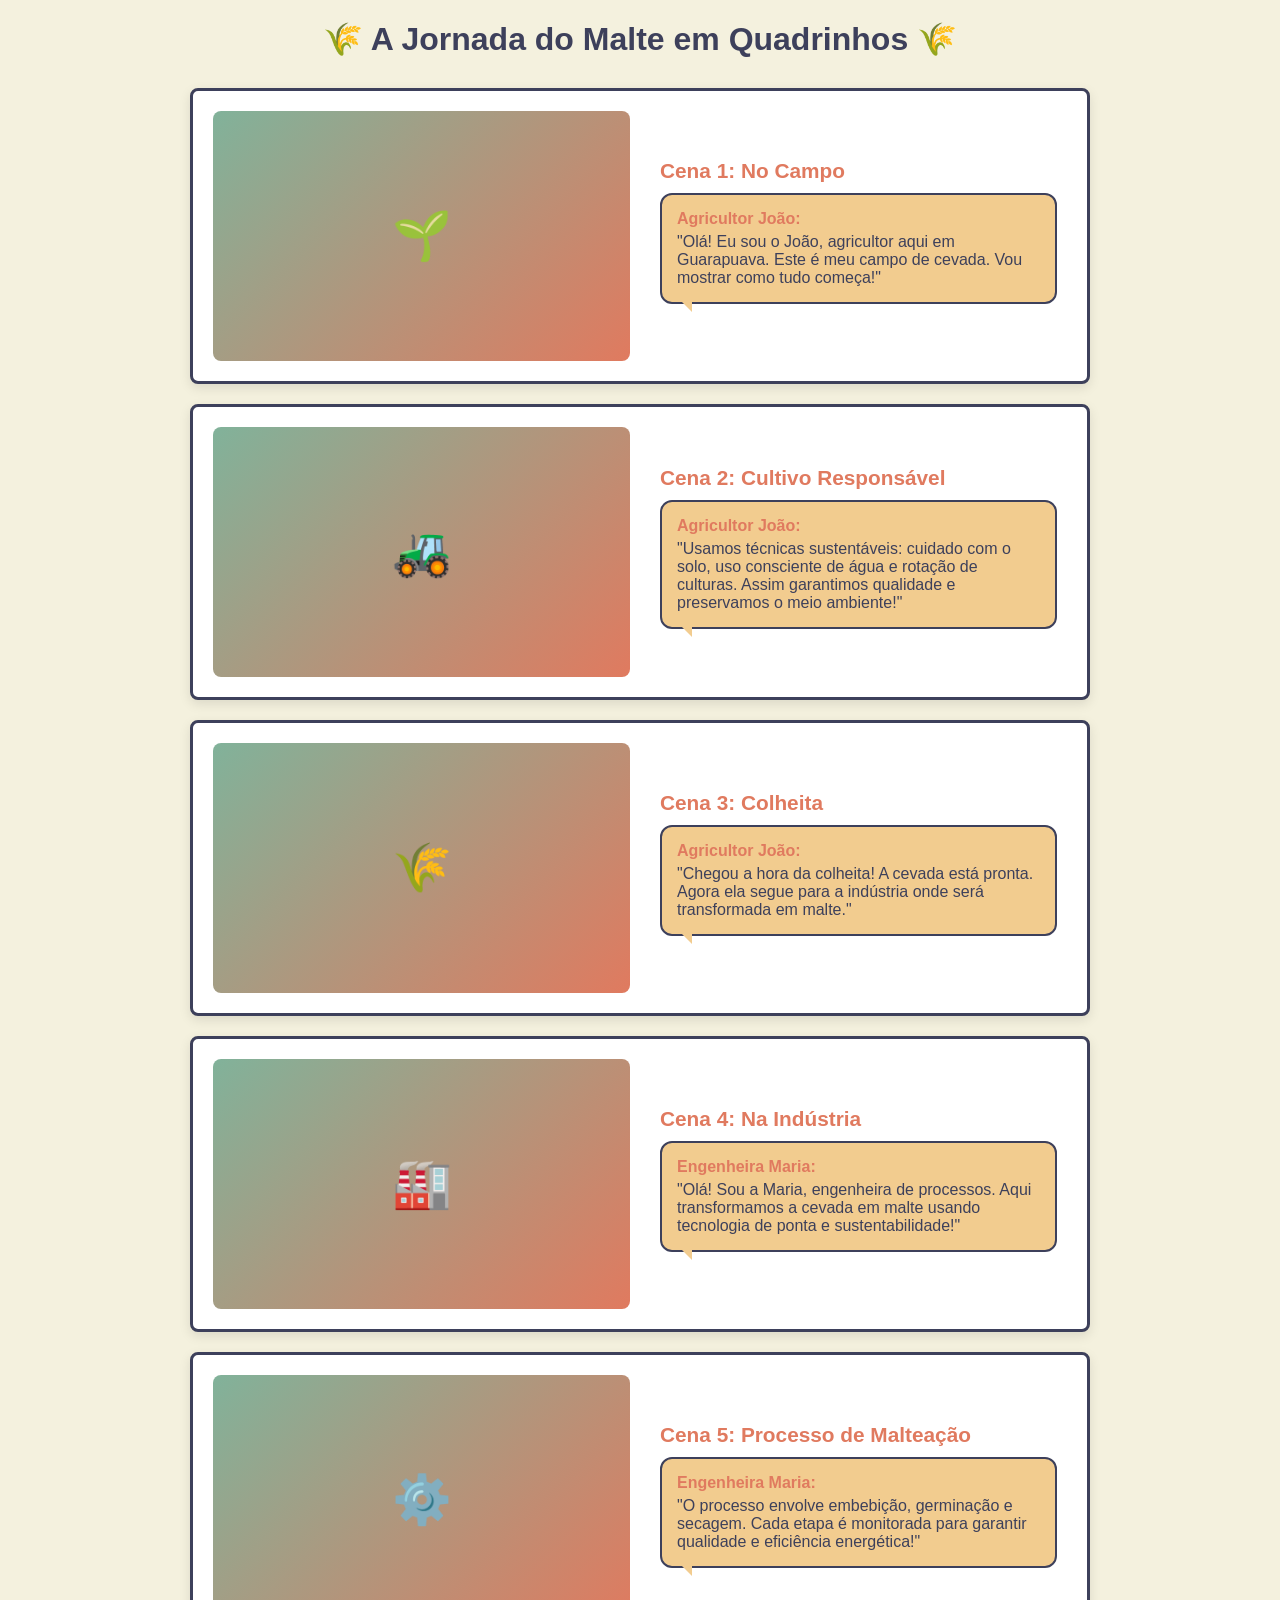
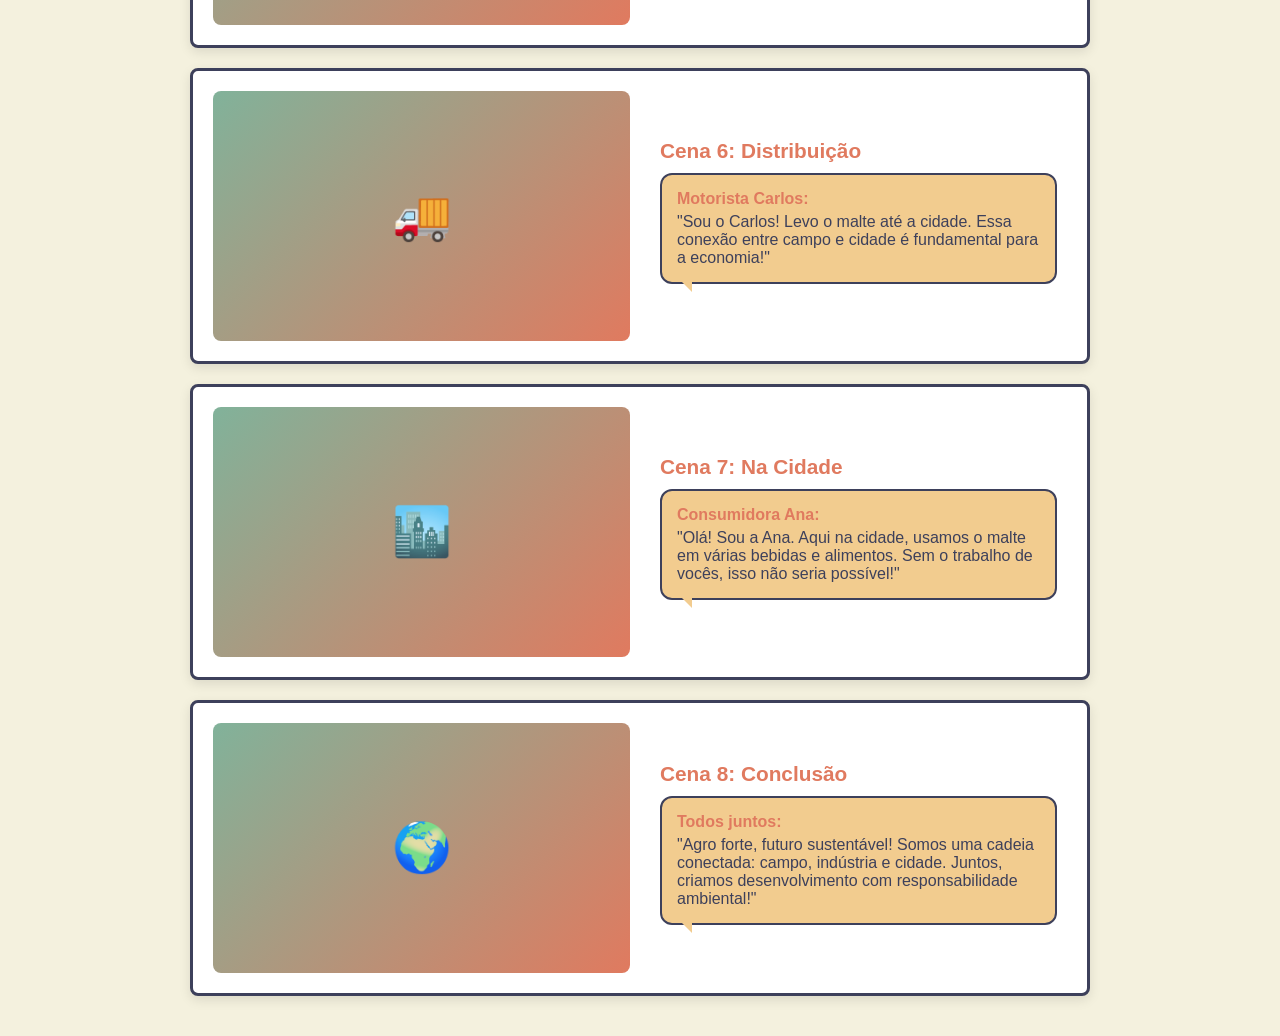
<file: hq.html>
<!DOCTYPE html>
<html lang="pt-BR">
<head>
    <meta charset="UTF-8">
    <meta name="viewport" content="width=device-width, initial-scale=1.0">
    <title>História em Quadrinhos - Do Campo ao Copo</title>
    <style>
        * {
            margin: 0;
            padding: 0;
            box-sizing: border-box;
        }

        body {
            font-family: -apple-system, BlinkMacSystemFont, 'Segoe UI', Roboto, sans-serif;
            background-color: #f4f1de;
            padding: 20px;
            color: #3d405b;
        }

        .hq-container {
            max-width: 900px;
            margin: 0 auto;
        }

        .hq-title {
            text-align: center;
            margin-bottom: 30px;
            font-size: 2rem;
            color: #3d405b;
        }

        .hq-panel {
            background: white;
            border: 3px solid #3d405b;
            border-radius: 8px;
            padding: 20px;
            margin-bottom: 20px;
            box-shadow: 0 4px 12px rgba(0, 0, 0, 0.1);
        }

        .panel-content {
            display: grid;
            grid-template-columns: 1fr 1fr;
            gap: 20px;
            align-items: center;
        }

        .panel-image {
            width: 100%;
            height: 250px;
            background: linear-gradient(135deg, #81b29a 0%, #e07a5f 100%);
            border-radius: 8px;
            display: flex;
            align-items: center;
            justify-content: center;
            color: white;
            font-size: 3rem;
            text-align: center;
        }

        .panel-text {
            padding: 10px;
        }

        .panel-text h3 {
            color: #e07a5f;
            margin-bottom: 10px;
            font-size: 1.3rem;
        }

        .panel-text p {
            line-height: 1.6;
            font-size: 1rem;
            color: #3d405b;
        }

        .speech-bubble {
            background: #f2cc8f;
            border: 2px solid #3d405b;
            border-radius: 12px;
            padding: 15px;
            margin: 10px 0;
            position: relative;
            font-weight: 500;
        }

        .speech-bubble::after {
            content: '';
            position: absolute;
            bottom: -10px;
            left: 20px;
            width: 0;
            height: 0;
            border: 5px solid transparent;
            border-top-color: #f2cc8f;
            border-right-color: #f2cc8f;
        }

        .character-name {
            font-weight: 700;
            color: #e07a5f;
            margin-bottom: 5px;
        }

        @media (max-width: 768px) {
            .panel-content {
                grid-template-columns: 1fr;
            }

            .panel-image {
                height: 200px;
            }

            .hq-title {
                font-size: 1.5rem;
            }

            .panel-text h3 {
                font-size: 1.1rem;
            }

            .panel-text p {
                font-size: 0.9rem;
            }
        }

        body.high-contrast {
            background-color: #000000;
            color: #ffffff;
        }

        body.high-contrast .hq-panel {
            background: #000000;
            border-color: #ffffff;
        }

        body.high-contrast .panel-image {
            background: #ffff00;
            color: #000000;
        }

        body.high-contrast .panel-text h3 {
            color: #00ffff;
        }

        body.high-contrast .speech-bubble {
            background: #ffff00;
            border-color: #ffffff;
            color: #000000;
        }

        body.high-contrast .speech-bubble::after {
            border-top-color: #ffff00;
            border-right-color: #ffff00;
        }

        body.high-contrast .character-name {
            color: #00ffff;
        }
    </style>
</head>
<body>
    <div class="hq-container">
        <h1 class="hq-title">🌾 A Jornada do Malte em Quadrinhos 🌾</h1>

        <!-- Painel 1 -->
        <div class="hq-panel">
            <div class="panel-content">
                <div class="panel-image">🌱</div>
                <div class="panel-text">
                    <h3>Cena 1: No Campo</h3>
                    <div class="speech-bubble">
                        <div class="character-name">Agricultor João:</div>
                        "Olá! Eu sou o João, agricultor aqui em Guarapuava. Este é meu campo de cevada. Vou mostrar como tudo começa!"
                    </div>
                </div>
            </div>
        </div>

        <!-- Painel 2 -->
        <div class="hq-panel">
            <div class="panel-content">
                <div class="panel-image">🚜</div>
                <div class="panel-text">
                    <h3>Cena 2: Cultivo Responsável</h3>
                    <div class="speech-bubble">
                        <div class="character-name">Agricultor João:</div>
                        "Usamos técnicas sustentáveis: cuidado com o solo, uso consciente de água e rotação de culturas. Assim garantimos qualidade e preservamos o meio ambiente!"
                    </div>
                </div>
            </div>
        </div>

        <!-- Painel 3 -->
        <div class="hq-panel">
            <div class="panel-content">
                <div class="panel-image">🌾</div>
                <div class="panel-text">
                    <h3>Cena 3: Colheita</h3>
                    <div class="speech-bubble">
                        <div class="character-name">Agricultor João:</div>
                        "Chegou a hora da colheita! A cevada está pronta. Agora ela segue para a indústria onde será transformada em malte."
                    </div>
                </div>
            </div>
        </div>

        <!-- Painel 4 -->
        <div class="hq-panel">
            <div class="panel-content">
                <div class="panel-image">🏭</div>
                <div class="panel-text">
                    <h3>Cena 4: Na Indústria</h3>
                    <div class="speech-bubble">
                        <div class="character-name">Engenheira Maria:</div>
                        "Olá! Sou a Maria, engenheira de processos. Aqui transformamos a cevada em malte usando tecnologia de ponta e sustentabilidade!"
                    </div>
                </div>
            </div>
        </div>

        <!-- Painel 5 -->
        <div class="hq-panel">
            <div class="panel-content">
                <div class="panel-image">⚙️</div>
                <div class="panel-text">
                    <h3>Cena 5: Processo de Malteação</h3>
                    <div class="speech-bubble">
                        <div class="character-name">Engenheira Maria:</div>
                        "O processo envolve embebição, germinação e secagem. Cada etapa é monitorada para garantir qualidade e eficiência energética!"
                    </div>
                </div>
            </div>
        </div>

        <!-- Painel 6 -->
        <div class="hq-panel">
            <div class="panel-content">
                <div class="panel-image">🚚</div>
                <div class="panel-text">
                    <h3>Cena 6: Distribuição</h3>
                    <div class="speech-bubble">
                        <div class="character-name">Motorista Carlos:</div>
                        "Sou o Carlos! Levo o malte até a cidade. Essa conexão entre campo e cidade é fundamental para a economia!"
                    </div>
                </div>
            </div>
        </div>

        <!-- Painel 7 -->
        <div class="hq-panel">
            <div class="panel-content">
                <div class="panel-image">🏙️</div>
                <div class="panel-text">
                    <h3>Cena 7: Na Cidade</h3>
                    <div class="speech-bubble">
                        <div class="character-name">Consumidora Ana:</div>
                        "Olá! Sou a Ana. Aqui na cidade, usamos o malte em várias bebidas e alimentos. Sem o trabalho de vocês, isso não seria possível!"
                    </div>
                </div>
            </div>
        </div>

        <!-- Painel 8 -->
        <div class="hq-panel">
            <div class="panel-content">
                <div class="panel-image">🌍</div>
                <div class="panel-text">
                    <h3>Cena 8: Conclusão</h3>
                    <div class="speech-bubble">
                        <div class="character-name">Todos juntos:</div>
                        "Agro forte, futuro sustentável! Somos uma cadeia conectada: campo, indústria e cidade. Juntos, criamos desenvolvimento com responsabilidade ambiental!"
                    </div>
                </div>
            </div>
        </div>
    </div>

    <script>
        // Sincronizar acessibilidade com a página principal
        window.addEventListener('message', (event) => {
            if (event.data.type === 'apply-accessibility') {
                const fontSizeMultiplier = event.data.fontSizeMultiplier || 1;
                const isHighContrast = event.data.isHighContrast || false;

                document.body.style.fontSize = (16 * fontSizeMultiplier) + 'px';

                if (isHighContrast) {
                    document.body.classList.add('high-contrast');
                } else {
                    document.body.classList.remove('high-contrast');
                }
            }
        });

        // Notificar a página principal que a HQ está pronta
        window.parent.postMessage({ type: 'accessibility-sync' }, '*');
    </script>
</body>
</html>
</file>
